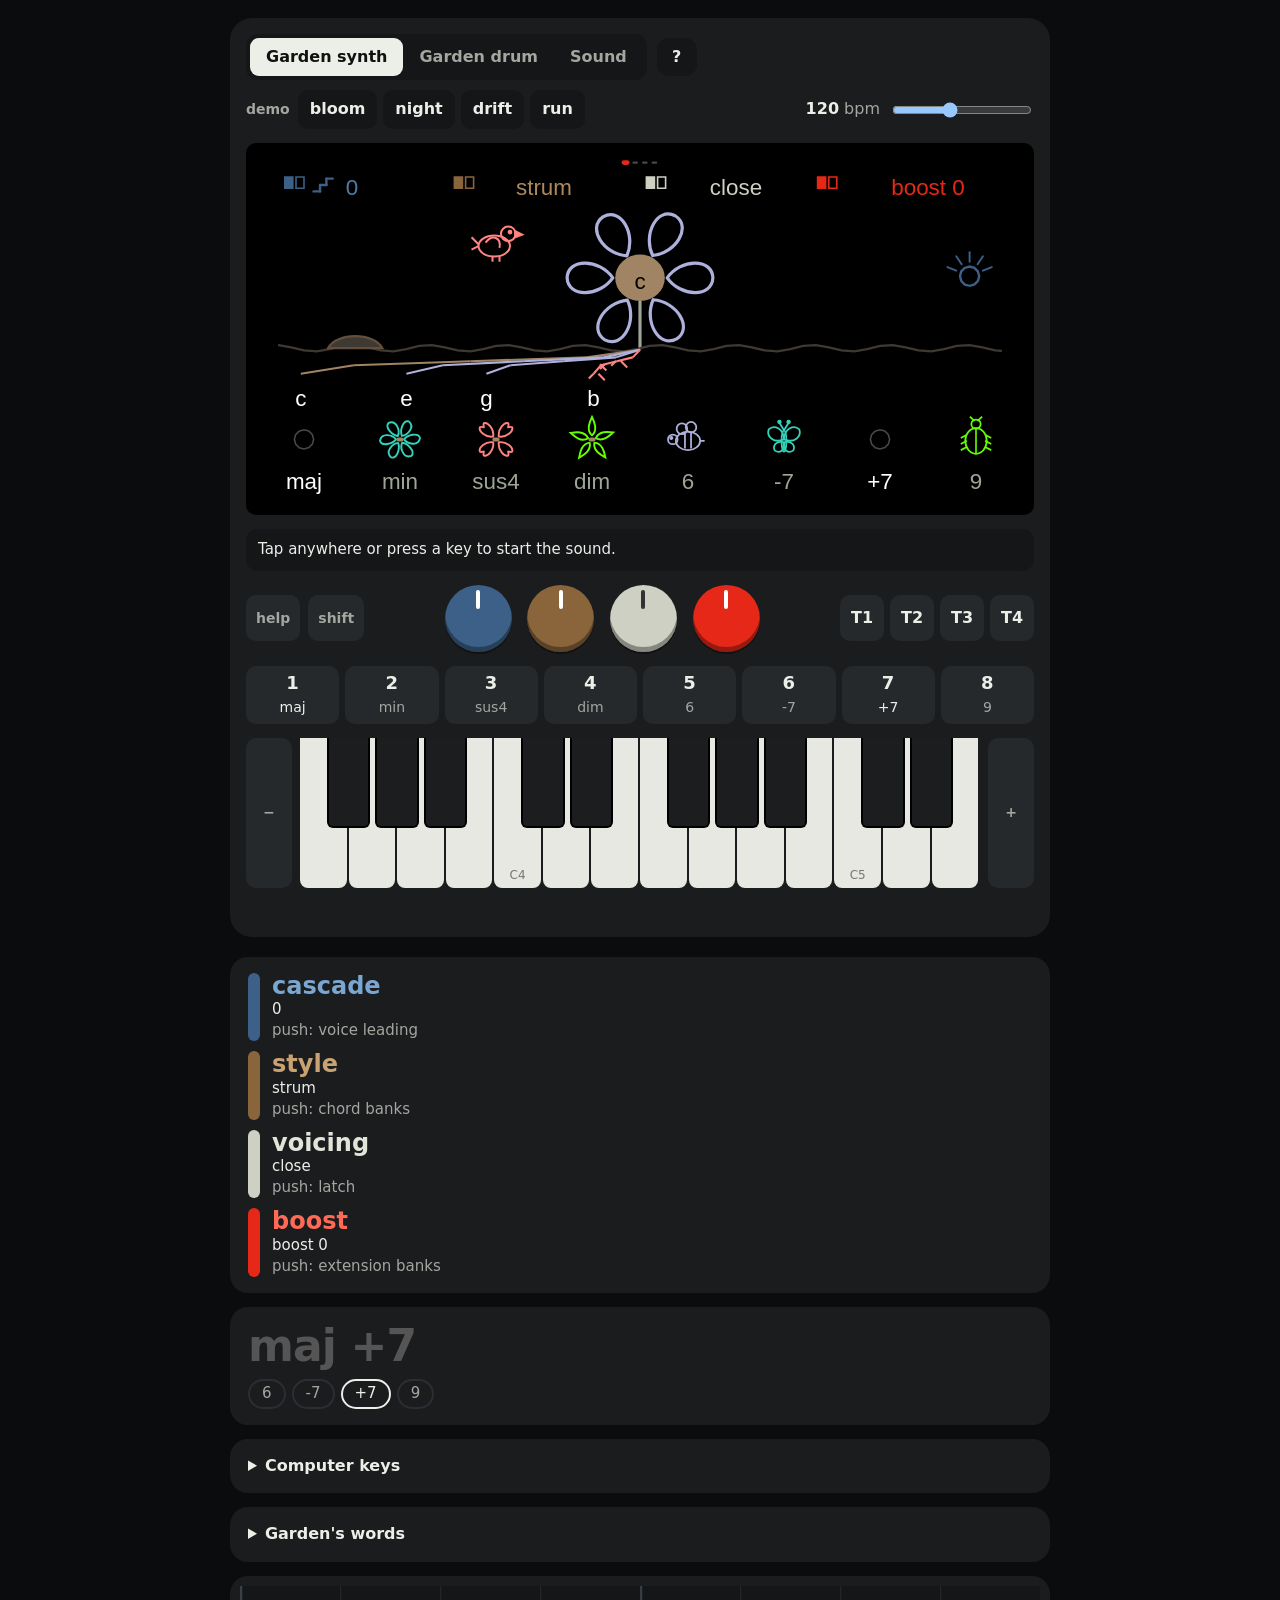
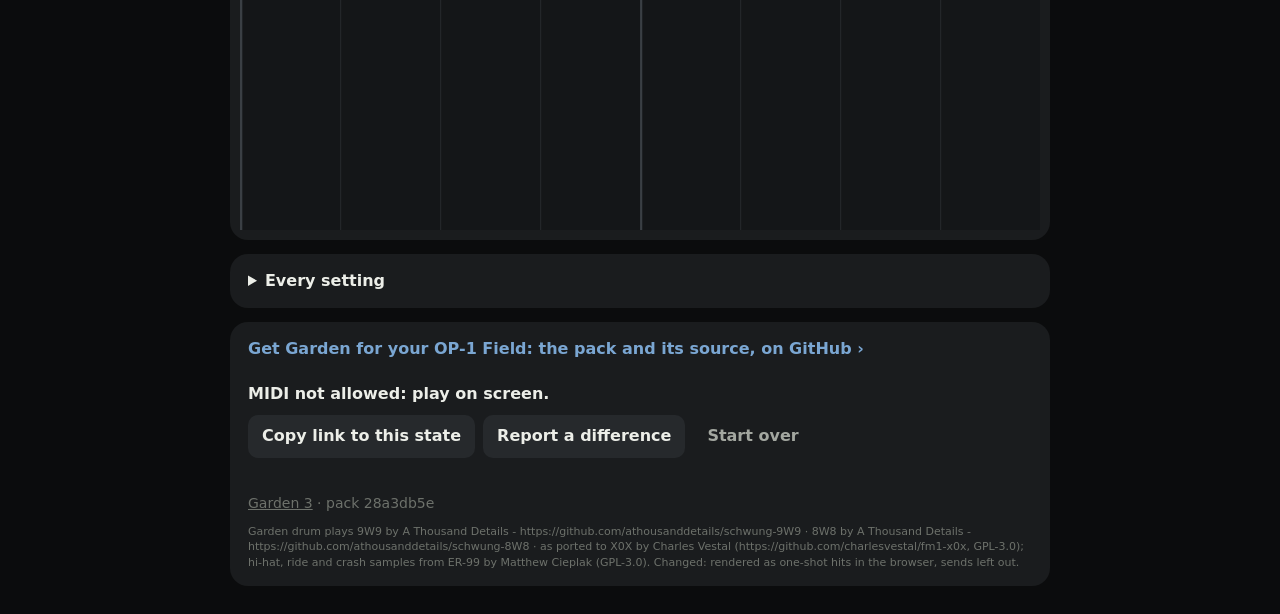
<file: docs/index.html>
<!doctype html>
<html lang="en">
<head>
<meta charset="utf-8">
<meta name="viewport" content="width=device-width,initial-scale=1,viewport-fit=cover">
<title>Garden</title>
<meta name="description" content="Garden, the open-field chord player for the OP-1 Field, playable in the browser.">
<meta name="theme-color" content="#0b0c0d">
<meta name="apple-mobile-web-app-capable" content="yes">
<meta name="mobile-web-app-capable" content="yes">
<meta name="apple-mobile-web-app-status-bar-style" content="black-translucent">
<meta name="apple-mobile-web-app-title" content="Garden">
<link rel="manifest" href="manifest.webmanifest">
<link rel="icon" href="icons/icon.svg" type="image/svg+xml">
<link rel="apple-touch-icon" href="icons/icon-180.png">
<link rel="stylesheet" href="style.css?v=070deb7cf583">
</head>
<body>
<main id="app">
  <section class="device" aria-label="Garden on an OP-1 Field">
    <div class="bar">
      <div class="views" role="tablist">
        <button class="view on" data-view="synth" role="tab">Garden synth</button>
        <button class="view" data-view="drum" role="tab">Garden drum</button>
        <button class="view" data-view="sound" role="tab">Sound</button>
      </div>
      <button id="explain" class="seq explain" aria-pressed="false" aria-label="explain the controls" title="? : tap a control to see what it does">?</button>
      <div class="bar-mix" id="mixer" hidden>
        <label class="ctl"><span>synth</span><input id="mix-synth" type="range" min="-40" max="0" step="1"><span id="mix-synth-v" class="v"></span></label>
        <label class="ctl"><span>drum</span><input id="mix-drum" type="range" min="-30" max="6" step="1"><span id="mix-drum-v" class="v"></span></label>
        <label class="ctl kit-ctl"><span>mode</span><select id="synth-mode"></select></label>
        <label class="ctl kit-ctl"><span>kit</span><select id="kit"></select></label>
      </div>
      <div class="demo-tempo">
      <div class="demos" id="demos" role="group" aria-label="demos"><span class="demos-label">demo</span></div>
      <label class="tempo"><span id="bpm-out">120</span><input id="bpm" type="range" min="40" max="240" value="120" aria-label="tempo"></label>
      </div>
    </div>
    <div class="screen-wrap">
      <div id="screen" class="screen"></div>
      <canvas id="synth-screen" class="screen" width="960" height="440" hidden></canvas>
      <div id="shift-badge" class="shift-badge">shift</div>
    </div>
    <div class="controls">
      <div class="side">
        <button class="key small" data-control="help">help</button>
        <button class="key small shift" data-control="shift" id="shift-key">shift</button>
      </div>
      <div class="knobs">
        <div class="knob blue" data-knob="0" tabindex="0" aria-label="blue knob"><span class="tick"></span><kbd data-push="0"></kbd></div>
        <div class="knob tan" data-knob="1" tabindex="0" aria-label="tan knob"><span class="tick"></span><kbd data-push="1"></kbd></div>
        <div class="knob gray" data-knob="2" tabindex="0" aria-label="gray knob"><span class="tick"></span><kbd data-push="2"></kbd></div>
        <div class="knob orange" data-knob="3" tabindex="0" aria-label="orange knob"><span class="tick"></span><kbd data-push="3"></kbd></div>
      </div>
      <div class="tkeys">
        <button class="key" data-control="t0">T1<kbd></kbd></button><button class="key" data-control="t1">T2<kbd></kbd></button><button class="key" data-control="t2">T3<kbd></kbd></button><button class="key" data-control="t3">T4<kbd></kbd></button>
      </div>
    </div>
    <div class="numbers" id="numbers"></div>
    <div class="keys-row">
      <button class="key small" id="oct-down" aria-label="octave down">−</button>
      <div class="piano" id="piano"></div>
      <button class="key small" id="oct-up" aria-label="octave up">+</button>
    </div>
    <p class="hint" id="hint"></p>
    <p class="keys-mode" id="keys-mode"></p>
  </section>
  <section class="learn" aria-label="What Garden is doing">
    <div class="card coach" id="coach" aria-live="polite"></div>
    <div class="card lanes" id="lanes"></div>
    <div class="card chord">
      <div class="chord-word" id="chord-word">—</div>
      <div class="chips" id="chips"></div>
    </div>
    <details class="card keys-ref" id="keys-ref">
      <summary>Computer keys</summary>
      <table>
        <thead><tr><th></th><th>Garden synth</th><th>Garden drum</th></tr></thead>
        <tbody>
          <tr><td>Number keys 1–8</td><td><kbd>1</kbd>–<kbd>8</kbd></td><td><kbd>q</kbd>–<kbd>i</kbd></td></tr>
          <tr><td>T1–T4</td><td><kbd>a</kbd> <kbd>s</kbd> <kbd>d</kbd> <kbd>f</kbd></td><td><kbd>h</kbd> <kbd>j</kbd> <kbd>k</kbd> <kbd>l</kbd></td></tr>
          <tr><td>Knob pushes</td><td><kbd>z</kbd> <kbd>x</kbd> <kbd>c</kbd> <kbd>v</kbd></td><td><kbd>n</kbd> <kbd>m</kbd> <kbd>,</kbd> <kbd>.</kbd></td></tr>
        </tbody>
      </table>
      <p><kbd>Shift</kbd> shift · <kbd>/</kbd> help · <kbd>←</kbd> <kbd>→</kbd> octave · <kbd>`</kbd> piano on the Garden shown:
        <kbd>a</kbd> <kbd>w</kbd> <kbd>s</kbd> <kbd>e</kbd> <kbd>d</kbd> <kbd>f</kbd> <kbd>t</kbd> <kbd>g</kbd> <kbd>y</kbd> <kbd>h</kbd> <kbd>u</kbd> <kbd>j</kbd> <kbd>k</kbd> <kbd>o</kbd> <kbd>l</kbd> <kbd>p</kbd> <kbd>;</kbd>
        from middle C, <kbd>`</kbd> again for the controls.</p>
      <p>Knobs: drag, scroll or arrow keys on a focused knob; a click pushes.</p>
    </details>
    <details class="card words"><summary>Garden's words</summary><dl id="words"></dl></details>
    <div class="card roll-card"><canvas id="roll" width="720" height="220"></canvas></div>
    <details class="card settings"><summary>Every setting</summary><dl id="settings"></dl></details>
    <div class="card connect">
      <a class="pack-link" href="https://github.com/seajaysec/garden-op1f" target="_blank" rel="noopener">Get Garden for your OP-1 Field: the pack and its source, on GitHub ›</a>
      <div class="midi" id="midi">MIDI: not connected</div>
      <div class="row">
        <button class="btn" id="share">Copy link to this state</button>
        <button class="btn" id="report">Report a difference</button>
        <button class="btn quiet" id="reset">Start over</button>
      </div>
      <div class="note" id="toast" role="status"></div>
      <div class="version" id="version"></div>
      <div class="version credits" id="credits"></div>
    </div>
  </section>
</main>
<div id="tip" class="tip" role="tooltip" hidden></div>
<button id="update" class="update" hidden>A new version is ready: tap to update</button>
<dialog id="report-dlg" class="dlg">
  <form method="dialog" id="report-form">
    <h2>Web and unit differ</h2>
    <label>What did you play?<textarea id="r-did" rows="2" placeholder="held C, turned tan to arp, pushed gray"></textarea></label>
    <label>What did the web do?<textarea id="r-web" rows="2"></textarea></label>
    <label>What did the unit do?<textarea id="r-unit" rows="2"></textarea></label>
    <p class="note">The issue opens on GitHub with this page's exact state attached, so it can be played back here.</p>
    <div class="row"><button class="btn" value="cancel" formnovalidate>Cancel</button><button class="btn go" id="r-open" value="open">Open the issue</button></div>
  </form>
</dialog>
<script src="vendor/Tone.js?v=070deb7cf583"></script>
<script src="engine.js?v=070deb7cf583"></script>
<script src="drums.js?v=070deb7cf583"></script>
<script src="drum.js?v=070deb7cf583"></script>
<script src="synth.js?v=070deb7cf583"></script>
<script src="app.js?v=070deb7cf583"></script>
</body>
</html>
</file>
<file: docs/style.css>
:root {
  --ground: #0b0c0d; --body: #1a1c1e; --panel: #141618; --line: #2b2f33; --ink: #eceee8; --dim: #a3a7a0;
  --blue: #3C6087; --tan: #8A653C; --gray: #CDD0C2; --orange: #E52817;
  --blue-ink: #7aa6d2; --tan-ink: #c9a273; --gray-ink: #e2e4da; --orange-ink: #ff6a57;
  --now: #ffffff; --key: #e8e8e2; --keyb: #26292c;
  --sans: system-ui, -apple-system, "Segoe UI", Helvetica, Arial, sans-serif;
  color-scheme: dark;
}
* { box-sizing: border-box; }
html, body { margin: 0; background: var(--ground); color: var(--ink); font: 16px/1.4 var(--sans); }
body { padding: env(safe-area-inset-top, 0px) max(16px, env(safe-area-inset-right, 0px)) env(safe-area-inset-bottom, 0px) max(16px, env(safe-area-inset-left, 0px));
  -webkit-tap-highlight-color: transparent; }
button { font: inherit; color: inherit; }
/* the device, and below the keyboard what it is doing */
main { max-width: 820px; margin: 0 auto; padding-block: 18px 28px; display: grid; grid-template-columns: minmax(0, 1fr); gap: 20px; align-items: start; }
/* with Sound up, each Garden's level and the kit sit in the bar, beside the tempo */
.bar-mix { display: flex; flex-wrap: wrap; gap: 6px 14px; align-items: center; flex: 1 1 280px; }
.bar-mix .ctl { grid-template-columns: auto minmax(70px, 1fr) 3.6em; gap: 6px; font-size: 14px; font-weight: 600; flex: 1 1 150px; }
.bar-mix .ctl .v { font-size: 12px; }
.bar-mix .kit-ctl { grid-template-columns: auto minmax(0, 1fr); flex: 1 1 140px; }
.bar-mix .ctl select { grid-column: 2; padding: 6px 8px; }

.start { position: fixed; inset: 0; z-index: 10; background: rgba(11, 12, 13, .92); display: grid; place-items: center; }
.start[hidden] { display: none; }
.start-btn { background: none; border: 0; display: grid; gap: 6px; cursor: pointer; text-align: center; }
.start-word { font-size: 84px; font-weight: 700; letter-spacing: -.03em; line-height: 1; }
.start-sub { color: var(--dim); font-size: 18px; }

.device { background: var(--body); border-radius: 22px; padding: 16px; display: grid; grid-template-columns: minmax(0, 1fr); gap: 14px; user-select: none; -webkit-user-select: none; touch-action: manipulation; }
.bar { display: flex; gap: 10px; align-items: center; flex-wrap: wrap; }
.views { display: flex; background: var(--panel); border-radius: 12px; padding: 4px; }
.view { background: none; border: 0; padding: 8px 16px; border-radius: 9px; font-weight: 600; color: var(--dim); cursor: pointer; white-space: nowrap; }
@media (max-width: 620px) { .view { padding: 8px 10px; font-size: 14px; } }
.view.on { background: var(--ink); color: #111; }
.seq { display: flex; gap: 8px; align-items: center; background: var(--panel); border: 0; border-radius: 12px; padding: 8px 14px; cursor: pointer; font-weight: 600; }
.seq .dot { width: 12px; height: 12px; border-radius: 50%; border: 2px solid var(--dim); }
.seq.on .dot { background: var(--now); border-color: var(--now); }
.tempo { margin-left: auto; display: flex; gap: 10px; align-items: center; font-weight: 600; font-variant-numeric: tabular-nums; }
.tempo span::after { content: " bpm"; color: var(--dim); font-weight: 400; }
.tempo input { width: 140px; }

.screen-wrap { position: relative; background: #000; border-radius: 10px; padding: 10px; }
.screen { display: block; width: 100%; height: auto; aspect-ratio: 480 / 220; }
.screen svg { display: block; width: 100%; height: 100%; }
.screen[hidden] { display: none; }
.shift-badge { position: absolute; top: 14px; right: 14px; background: var(--orange); color: #000; font-weight: 700; font-size: 14px; padding: 3px 10px; border-radius: 6px; opacity: 0; transition: opacity .08s; }
.shift-badge.on { opacity: 1; }

/* one row: the knobs size to the row, so help, shift, the knobs and T1-T4 fit side by side; a phone puts the knobs above */
.controls { display: flex; flex-wrap: wrap; justify-content: space-between; gap: 14px; align-items: center; container-type: inline-size; }
.controls .tkeys { gap: 6px; } .controls .tkeys .key { min-width: 44px; }
@media (max-width: 620px) { .knobs { flex-basis: 100%; order: -1; gap: clamp(10px, 3vw, 26px); } .knob { width: clamp(54px, 15vw, 72px); }
  .controls .key { min-width: 42px; padding: 0 8px; } .controls { gap: 10px; } }
.side, .tkeys { display: flex; gap: 8px; }
.knobs { display: flex; justify-content: center; gap: clamp(10px, 2cqi, 26px); }
.knob { width: clamp(48px, 8.5cqi, 72px); aspect-ratio: 1; border-radius: 50%; position: relative; cursor: ns-resize; touch-action: none;
  box-shadow: inset 0 -5px 0 rgba(0,0,0,.35), 0 2px 0 rgba(0,0,0,.4); outline: none; }
.knob:focus-visible { box-shadow: 0 0 0 3px var(--ink); }
.knob.blue { background: var(--blue); } .knob.tan { background: var(--tan); } .knob.gray { background: var(--gray); } .knob.orange { background: var(--orange); }
.knob .tick { position: absolute; left: 50%; top: 8%; width: 4px; height: 28%; margin-left: -2px; border-radius: 2px; background: #fff; transform-origin: 50% 150%; }
.knob.gray .tick { background: #333; }
.knob.down { transform: scale(.93); }
.key { background: var(--keyb); border: 0; border-radius: 10px; min-width: 52px; height: 46px; padding: 0 10px; font-weight: 700; cursor: pointer; touch-action: none; }
.key.small { min-width: 46px; font-weight: 600; font-size: 14px; color: var(--dim); }
.key.down, .key.latched { background: var(--ink); color: #111; }
.key.shift.down, .key.shift.latched { background: var(--orange); color: #000; }

.numbers { display: grid; grid-template-columns: repeat(8, 1fr); gap: 6px; }
@media (max-width: 620px) { .numbers { grid-template-columns: repeat(4, 1fr); } }
.num { background: var(--keyb); border: 0; border-radius: 10px; height: 58px; padding: 4px; display: grid; place-items: center; gap: 0; cursor: pointer; touch-action: none; }
.num b { font-size: 18px; line-height: 1; }
.num small { font-size: 14px; line-height: 1.1; color: var(--dim); white-space: nowrap; overflow: hidden; text-overflow: ellipsis; max-width: 100%; }
.num.live small { color: var(--ink); }
.num.down { background: var(--ink); color: #111; } .num.down small { color: #333; }

.keys-row { display: grid; grid-template-columns: auto 1fr auto; gap: 8px; align-items: stretch; }
.keys-row .key { height: auto; }
.piano { position: relative; height: clamp(110px, 18vw, 150px); display: flex; touch-action: none; }
.piano .w { flex: 1; background: var(--key); border-radius: 0 0 8px 8px; margin-right: 2px; position: relative; }
.piano .b { position: absolute; top: 0; height: 60%; background: #1b1d1f; border-radius: 0 0 6px 6px; z-index: 2; border: 2px solid #000; border-top: 0; }
.piano .w.down { background: #b9bdb2; } .piano .b.down { background: #4a4e52; }
.piano .lit::after { content: ""; position: absolute; left: 50%; bottom: 26px; width: 14px; height: 14px; margin-left: -7px; border-radius: 50%; background: var(--orange); }
.piano .b.lit::after { bottom: 10px; width: 10px; height: 10px; margin-left: -5px; }
.piano .c-mark { position: absolute; bottom: 4px; left: 0; right: 0; text-align: center; font-size: 12px; color: #777; }
.hint { margin: 0; color: var(--dim); font-size: 14px; min-height: 1.4em; }

.learn { display: grid; gap: 14px; }
.card { background: var(--body); border-radius: 18px; padding: 16px 18px; }
.lanes { display: grid; gap: 10px; }
.lane { display: grid; grid-template-columns: 12px 1fr; gap: 12px; align-items: center; }
.lane .sw { width: 12px; height: 100%; min-height: 40px; border-radius: 6px; }
.lane .turn { font-size: 24px; font-weight: 700; line-height: 1.1; }
.lane .push { font-size: 15px; color: var(--dim); }
.lane .val { font-size: 15px; color: var(--ink); font-variant-numeric: tabular-nums; }
.lane.blue .sw { background: var(--blue); } .lane.blue .turn { color: var(--blue-ink); }
.lane.tan .sw { background: var(--tan); } .lane.tan .turn { color: var(--tan-ink); }
.lane.gray .sw { background: var(--gray); } .lane.gray .turn { color: var(--gray-ink); }
.lane.orange .sw { background: var(--orange); } .lane.orange .turn { color: var(--orange-ink); }
.lane.blank .turn { color: #555; }
.chord-word { font-size: 44px; font-weight: 700; letter-spacing: -.02em; line-height: 1.05; }
.chord-word.quiet { color: #555; }
.chips { display: flex; flex-wrap: wrap; gap: 6px; margin-top: 10px; min-height: 30px; }
.chip { border: 2px solid var(--line); border-radius: 999px; padding: 2px 12px; font-size: 15px; color: var(--dim); }
.chip.on { border-color: var(--ink); color: var(--ink); }
.chip.note { border-color: var(--orange); color: var(--ink); }
.roll-card { padding: 10px; }
#roll { display: block; width: 100%; height: auto; aspect-ratio: 720 / 220; }
.settings summary { cursor: pointer; font-weight: 600; }
.settings dl { display: grid; grid-template-columns: max-content 1fr; gap: 4px 16px; margin: 12px 0 0; font-size: 15px; }
.settings dt { color: var(--dim); } .settings dd { margin: 0; font-variant-numeric: tabular-nums; }
.connect { display: grid; gap: 10px; }
.midi { font-weight: 600; }
.midi.ok { color: var(--now); }
.row { display: flex; flex-wrap: wrap; gap: 8px; }
.btn { background: var(--keyb); border: 0; border-radius: 10px; padding: 10px 14px; font-weight: 600; cursor: pointer; }
.btn.go { background: var(--ink); color: #111; }
.btn.quiet { background: none; color: var(--dim); }
.note { color: var(--dim); font-size: 14px; min-height: 1.2em; margin: 0; }
.version { color: #6d716b; font-size: 14px; }

.dlg { background: var(--body); color: var(--ink); border: 0; border-radius: 18px; padding: 20px; width: min(560px, calc(100vw - 32px)); }
.dlg::backdrop { background: rgba(0,0,0,.6); }
.dlg h2 { margin: 0 0 12px; font-size: 26px; }
.dlg label { display: grid; gap: 4px; margin-bottom: 10px; color: var(--dim); font-size: 15px; }
.dlg textarea { background: var(--panel); color: var(--ink); border: 2px solid var(--line); border-radius: 10px; padding: 8px; font: 16px var(--sans); resize: vertical; }
.dlg .row { justify-content: end; margin-top: 8px; }

/* the computer's keys: a cap beside each control, shown once the keys are used */
kbd { display: none; font: 600 10px/1 ui-monospace, SFMono-Regular, Menlo, monospace; color: var(--dim); pointer-events: none; }
.kbd kbd:not(:empty) { display: inline-block; }
.key kbd { margin-left: 6px; }
.num kbd { position: absolute; top: 5px; right: 6px; }
.num { position: relative; }
.knob kbd { position: absolute; left: 0; right: 0; bottom: -16px; text-align: center; }
.piano kbd { position: absolute; left: 0; right: 0; bottom: 18px; text-align: center; color: #777; }
.piano .b kbd { bottom: 8px; color: #aaa; }
.keys-mode { display: none; margin: 0; color: var(--dim); font: 600 12px ui-monospace, SFMono-Regular, Menlo, monospace; }
.kbd .keys-mode { display: block; }

/* the mix: each Garden's level and the drum's kit */
.mix { display: grid; gap: 8px; }
.ctl { display: grid; grid-template-columns: 7.5em minmax(0, 1fr) 4.5em; gap: 10px; align-items: center; }
.ctl .v { color: var(--dim); font-variant-numeric: tabular-nums; text-align: right; font-size: 14px; }
.ctl select { grid-column: 2 / 4; background: var(--keyb); color: var(--ink); border: 0; border-radius: 8px; padding: 8px; font: inherit; }
.ctl input[type=range] { width: 100%; accent-color: var(--gray); }
.credits { font-size: 11px; line-height: 1.4; }

/* the computer keys' reference: its caps always show */
.keys-ref summary { cursor: pointer; font-weight: 700; }
.keys-ref table { width: 100%; border-collapse: collapse; margin: 10px 0 6px; font-size: 14px; }
.keys-ref th { text-align: left; color: var(--dim); font-weight: 600; padding: 4px 6px 4px 0; }
.keys-ref td { padding: 5px 6px 5px 0; border-top: 1px solid var(--line); }
.keys-ref p { margin: 8px 0 0; color: var(--dim); font-size: 14px; line-height: 1.9; }
.keys-ref kbd { display: inline-block; font-size: 12px; color: var(--ink); background: var(--keyb); border-radius: 5px; padding: 2px 6px; margin: 0; }

/* the coach: what is happening and what to try, first in the side */
.coach { font-size: 17px; line-height: 1.5; }
.term { text-decoration: underline dotted var(--dim); text-underline-offset: 3px; cursor: help; }

/* ? : a tap explains a control instead of playing it */
.explain { min-width: 40px; justify-content: center; font-weight: 700; }
.explain.on { background: var(--ink); color: #111; }
.explaining .device { outline: 2px dashed var(--dim); outline-offset: 4px; }

/* a control's or a word's explanation */
.tip { position: fixed; z-index: 20; background: var(--ink); color: #111; border-radius: 10px; padding: 10px 12px;
  font-size: 14px; line-height: 1.45; box-shadow: 0 6px 24px rgba(0,0,0,.5); pointer-events: none; }

/* Garden's words */
.words summary { cursor: pointer; font-weight: 700; }
.words dl { margin: 10px 0 0; display: grid; gap: 4px 0; }
.words dt { font-weight: 700; margin-top: 8px; }
.words dd { margin: 0; color: var(--dim); font-size: 15px; line-height: 1.45; }

.coach.in-device { background: var(--panel); border-radius: 12px; padding: 10px 12px; font-size: 15px; line-height: 1.45; }


.bar-mix[hidden] { display: none; }

/* the pack, on GitHub */
.pack-link { display: block; font-weight: 700; color: var(--blue-ink); text-decoration: none; margin-bottom: 12px; }
.pack-link:hover { text-decoration: underline; }
.version a { color: inherit; }

/* the demos beside the tempo, never cut short */
.demos { display: flex; flex-wrap: wrap; align-items: center; gap: 6px; }
.demos-label { color: var(--dim); font-weight: 600; font-size: 14px; margin-right: 2px; }
.demo { background: var(--panel); border: 0; border-radius: 10px; padding: 8px 12px; font-weight: 600; white-space: nowrap; cursor: pointer; color: var(--ink); }
.demo.on { background: var(--ink); color: #111; }

/* a new version, offered rather than forced */
.update { position: fixed; left: 50%; bottom: max(16px, env(safe-area-inset-bottom, 0px)); transform: translateX(-50%); z-index: 30;
  background: var(--ink); color: #111; border: 0; border-radius: 12px; padding: 12px 16px; font-weight: 700; box-shadow: 0 6px 24px rgba(0,0,0,.5); cursor: pointer; }
.update[hidden] { display: none; }

/* the demos and the tempo, side by side, one unit that wraps as one */
.demo-tempo { display: flex; flex-wrap: wrap; align-items: center; justify-content: space-between; gap: 8px 14px; flex: 1 1 360px; }
.demo-tempo .tempo { margin-left: auto; }
</file>
